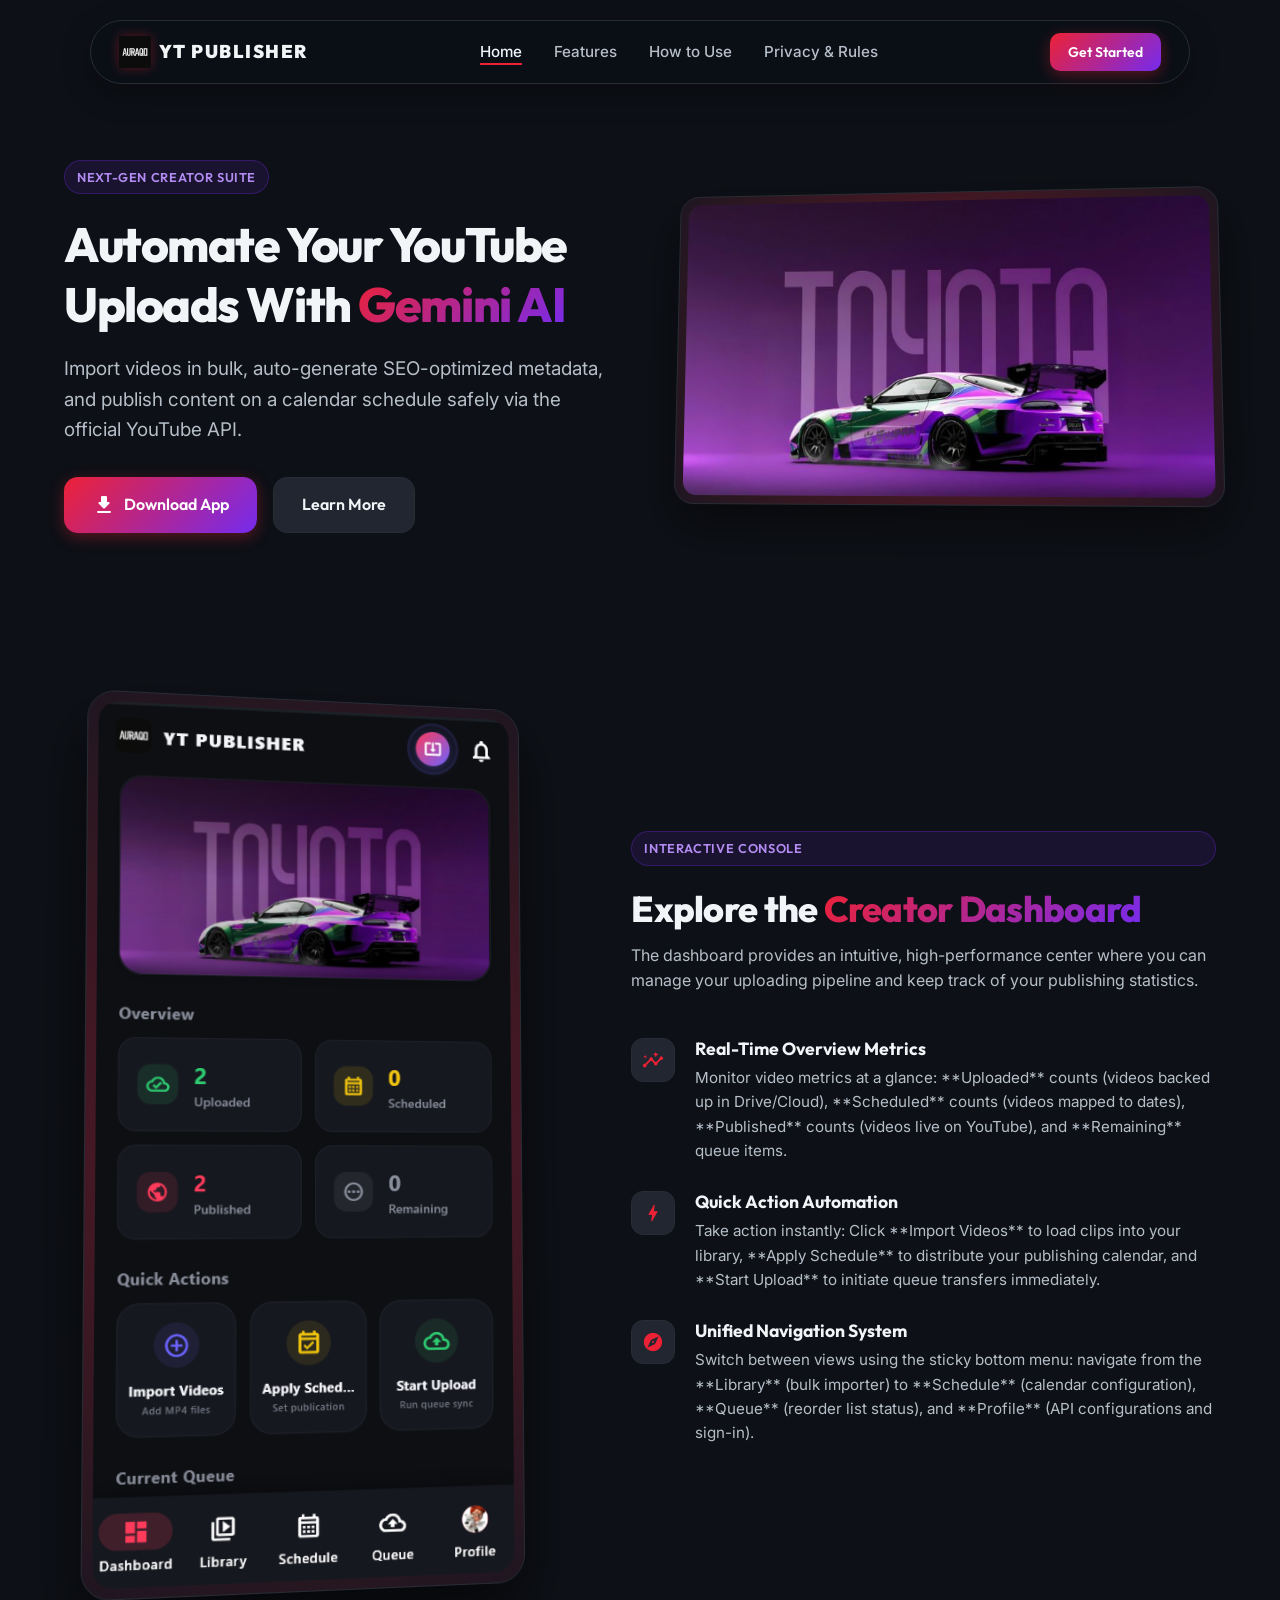
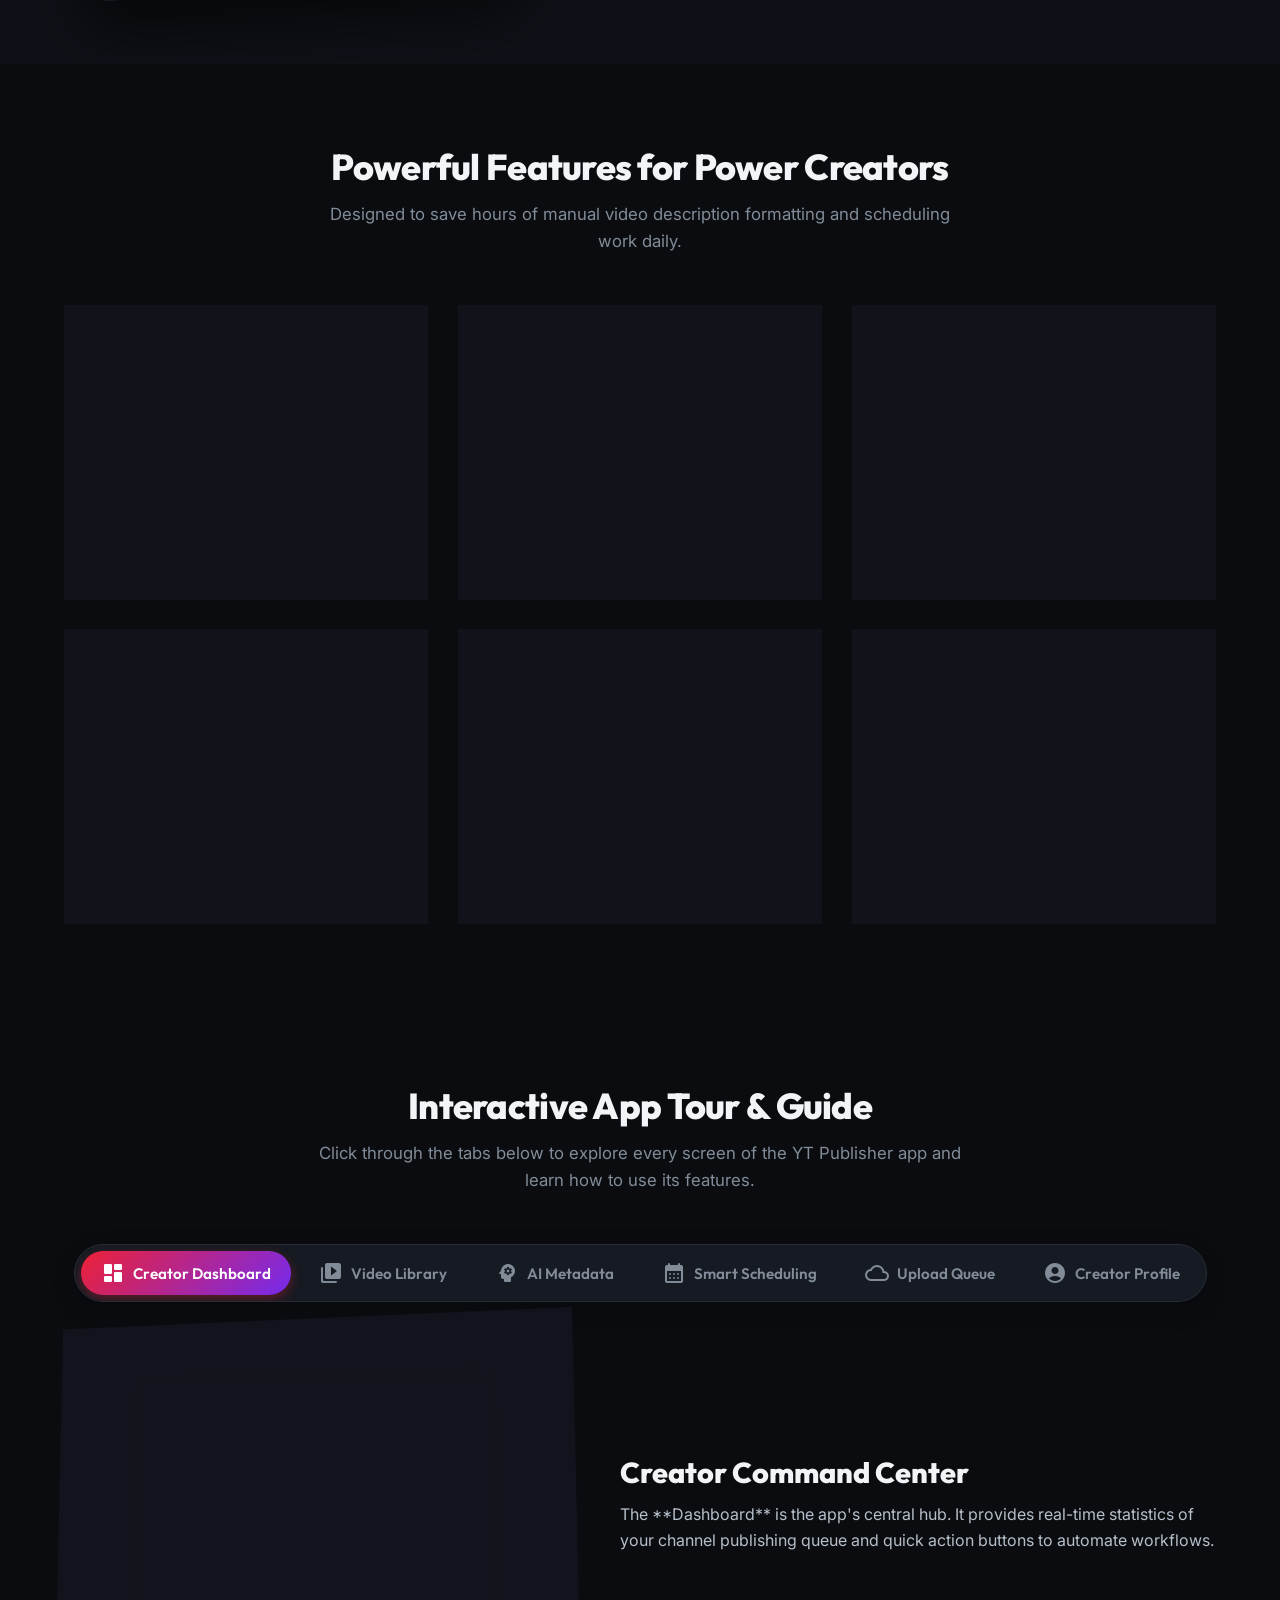
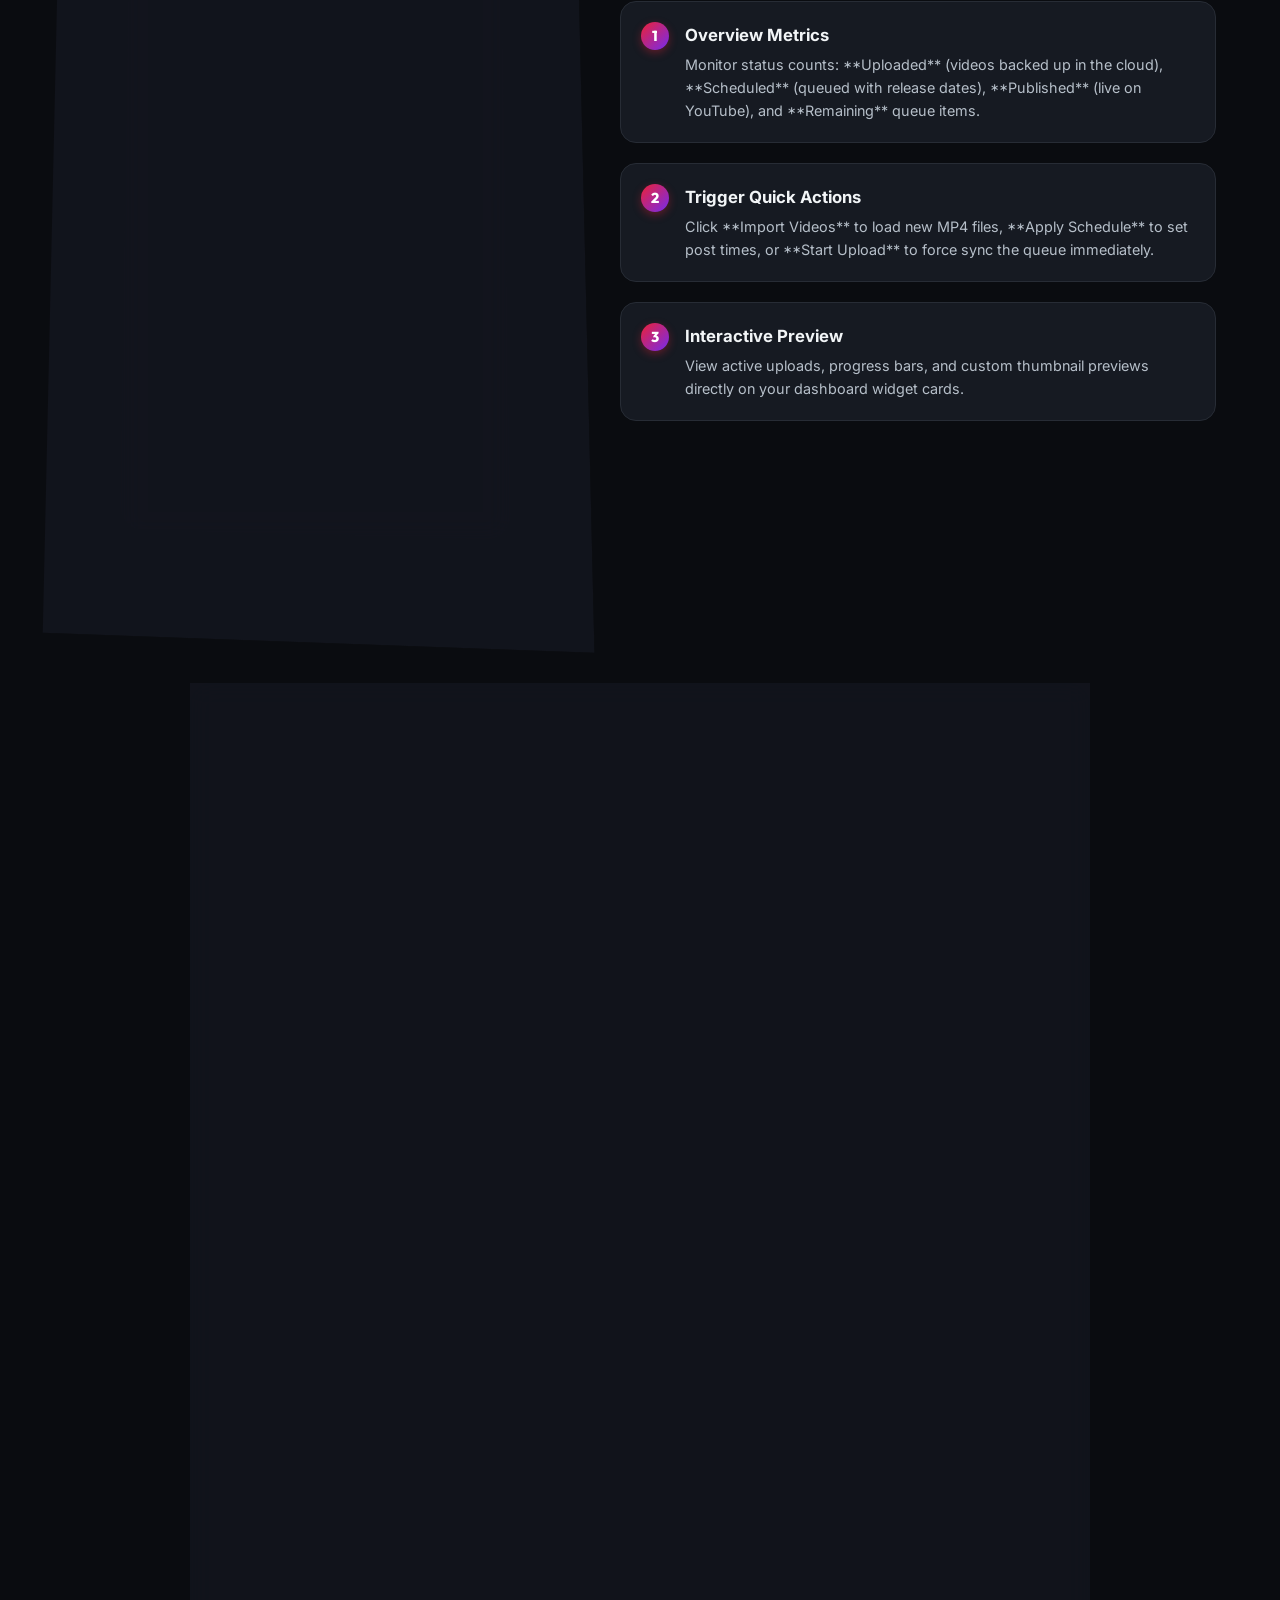
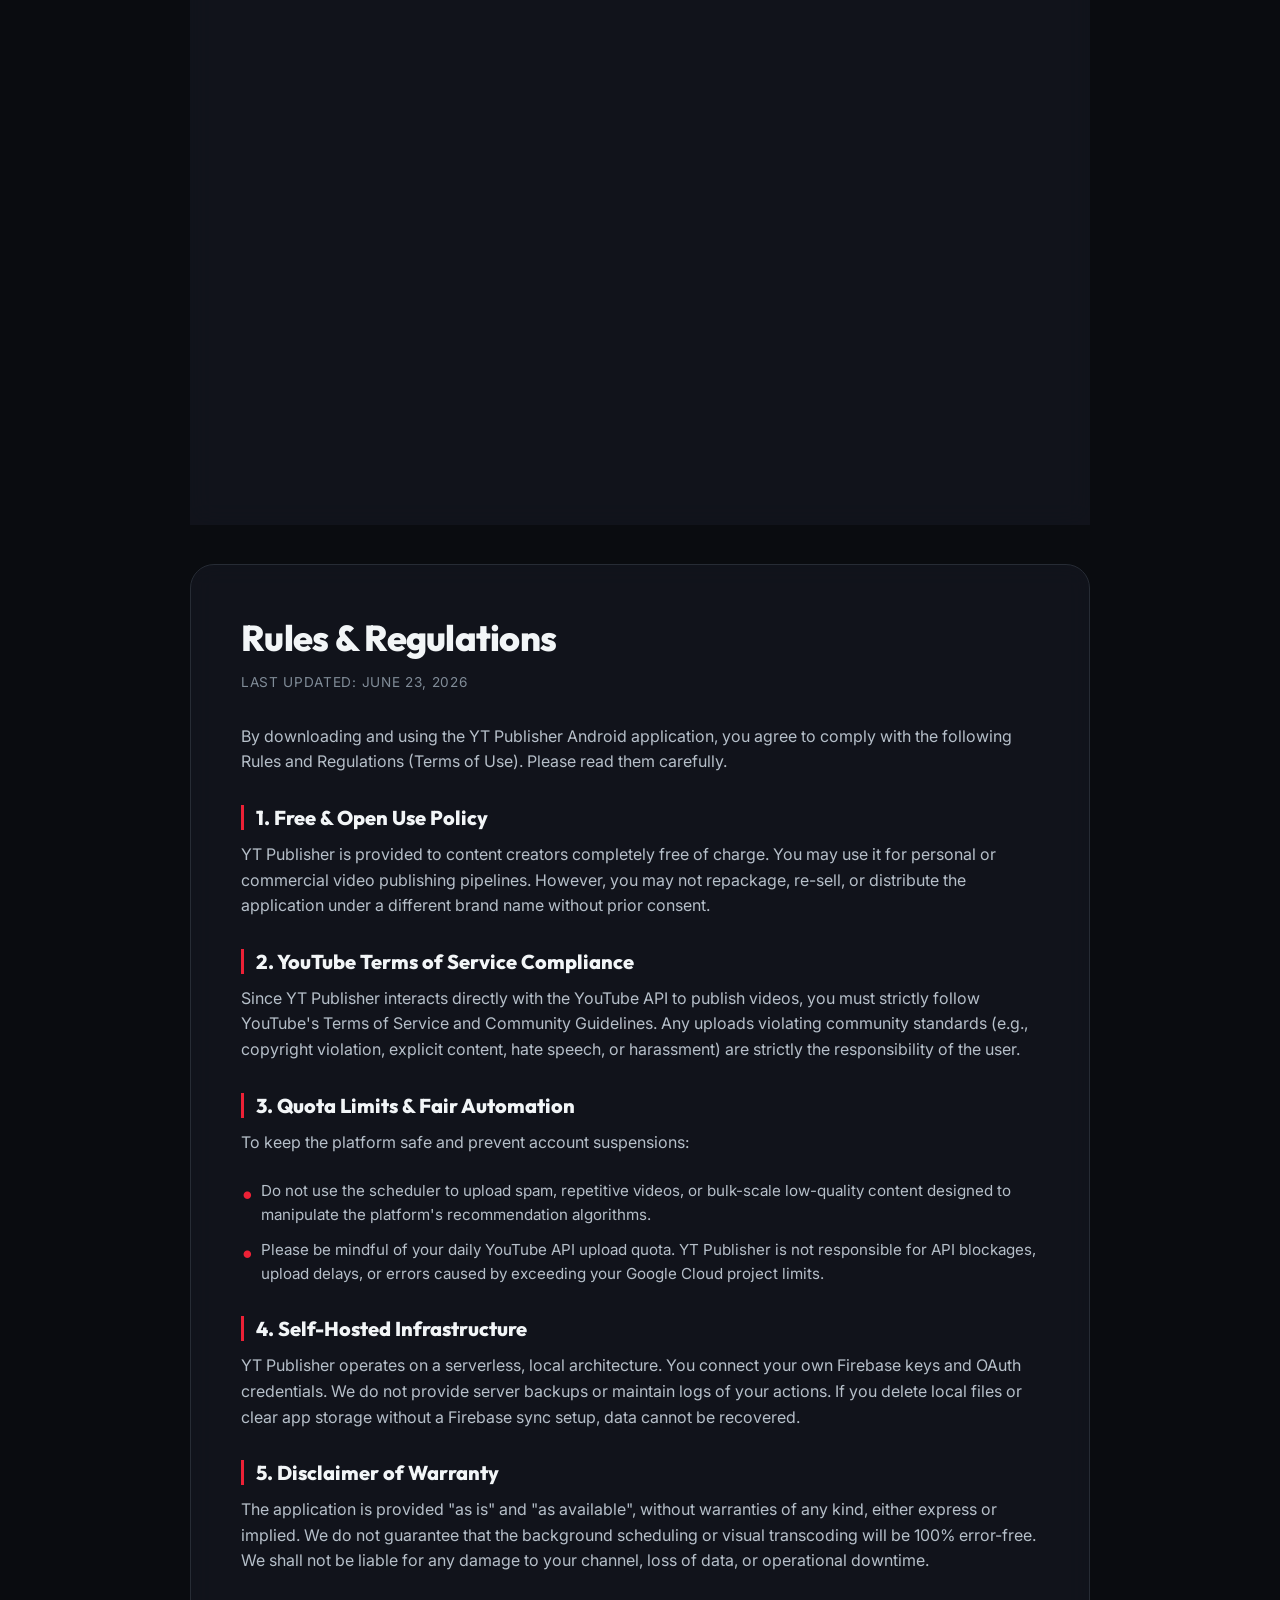
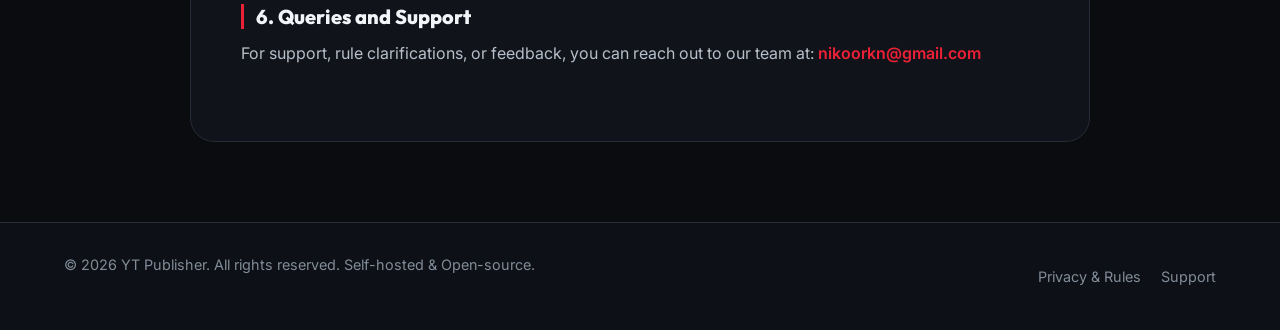
<file: index.html>
<!DOCTYPE html>
<html lang="en">
<head>
    <meta charset="UTF-8">
    <meta name="viewport" content="width=device-width, initial-scale=1.0">
    <title>YT Publisher - YouTube Scheduling & AI Metadata Automation</title>
    <meta name="description" content="Organize videos, generate viral metadata with Gemini AI, and schedule automated publishing on YouTube. Open-source, self-hosted, and secure.">
    <!-- Google Fonts -->
    <link rel="preconnect" href="https://fonts.googleapis.com">
    <link rel="preconnect" href="https://fonts.gstatic.com" crossorigin>
    <link href="https://fonts.googleapis.com/css2?family=Outfit:wght@300;400;600;800;900&family=Inter:wght@300;400;500;600;700&display=swap" rel="stylesheet">
    <link rel="stylesheet" href="style.css">
    <!-- Icons -->
    <link href="https://fonts.googleapis.com/icon?family=Material+Icons+Round" rel="stylesheet">
</head>
<body>
    <!-- Navbar -->
    <header class="navbar-container">
        <nav class="navbar" id="navbar">
            <div class="nav-logo">
                <img src="assets/Gemini_Generated_Image_sib3l9sib3l9sib3.png" alt="YT Publisher Logo" class="logo-img">
                <span class="logo-text">YT PUBLISHER</span>
            </div>
            <ul class="nav-links">
                <li><a href="#home" class="nav-link active" id="link-home">Home</a></li>
                <li><a href="#features" class="nav-link" id="link-features">Features</a></li>
                <li><a href="#how-to-use" class="nav-link" id="link-use">How to Use</a></li>
                <li><a href="privacy.html" class="nav-link" id="link-privacy">Privacy & Rules</a></li>
            </ul>
            <div class="nav-cta">
                <a href="#how-to-use" class="btn btn-primary btn-sm">Get Started</a>
            </div>
        </nav>
    </header>

    <!-- Main Content -->
    <main>
        <!-- Hero Section -->
        <section id="home" class="hero-section">
            <div class="container hero-container">
                <div class="hero-content">
                    <span class="badge">Next-Gen Creator Suite</span>
                    <h1>Automate Your YouTube Uploads With <span class="gradient-text">Gemini AI</span></h1>
                    <p class="lead">Import videos in bulk, auto-generate SEO-optimized metadata, and publish content on a calendar schedule safely via the official YouTube API.</p>
                    <div class="hero-actions">
                        <a href="https://drive.google.com/file/d/1zyiqttEYx2n12Xcx6l-mSjVEwH_98gvE/view?usp=drivesdk" class="btn btn-primary" target="_blank" rel="noopener noreferrer">
                            <span class="material-icons-round btn-icon">download</span> Download App
                        </a>
                        <a href="#features" class="btn btn-secondary">Learn More</a>
                    </div>
                </div>
                <div class="hero-image-wrapper">
                    <div class="glass-card mockup-card">
                        <img src="assets/images/ef848f8959f15e4315b62325ba00d4bd.jpg" alt="YT Publisher Dashboard Preview" class="mockup-img" id="mockup-preview">
                        <div class="glow-effect"></div>
                    </div>
                </div>
            </div>
        </section>

        <!-- Dashboard Showcase Section -->
        <section id="dashboard-showcase" class="showcase-section">
            <div class="container showcase-container">
                <div class="showcase-image-wrapper">
                    <div class="glass-card showcase-card">
                        <img src="assets/images/Screenshot%202026-06-23%20140153.png" alt="YT Publisher Dashboard Simulator Screenshot" class="showcase-img" id="showcase-preview-img">
                        <div class="glow-effect"></div>
                    </div>
                </div>
                <div class="showcase-content">
                    <span class="badge badge-purple">Interactive Console</span>
                    <h2>Explore the <span class="gradient-text">Creator Dashboard</span></h2>
                    <p class="lead">The dashboard provides an intuitive, high-performance center where you can manage your uploading pipeline and keep track of your publishing statistics.</p>
                    
                    <div class="showcase-details">
                        <div class="detail-item">
                            <div class="detail-icon-box">
                                <span class="material-icons-round">insights</span>
                            </div>
                            <div class="detail-text">
                                <h4>Real-Time Overview Metrics</h4>
                                <p>Monitor video metrics at a glance: **Uploaded** counts (videos backed up in Drive/Cloud), **Scheduled** counts (videos mapped to dates), **Published** counts (videos live on YouTube), and **Remaining** queue items.</p>
                            </div>
                        </div>
                        <div class="detail-item">
                            <div class="detail-icon-box">
                                <span class="material-icons-round">bolt</span>
                            </div>
                            <div class="detail-text">
                                <h4>Quick Action Automation</h4>
                                <p>Take action instantly: Click **Import Videos** to load clips into your library, **Apply Schedule** to distribute your publishing calendar, and **Start Upload** to initiate queue transfers immediately.</p>
                            </div>
                        </div>
                        <div class="detail-item">
                            <div class="detail-icon-box">
                                <span class="material-icons-round">explore</span>
                            </div>
                            <div class="detail-text">
                                <h4>Unified Navigation System</h4>
                                <p>Switch between views using the sticky bottom menu: navigate from the **Library** (bulk importer) to **Schedule** (calendar configuration), **Queue** (reorder list status), and **Profile** (API configurations and sign-in).</p>
                            </div>
                        </div>
                    </div>
                </div>
            </div>
        </section>

        <!-- Features Section -->
        <section id="features" class="features-section">
            <div class="container">
                <div class="section-header">
                    <h2>Powerful Features for Power Creators</h2>
                    <p>Designed to save hours of manual video description formatting and scheduling work daily.</p>
                </div>
                <div class="features-grid">
                    <div class="feature-card glass-card" id="feat-1">
                        <div class="feature-icon-wrapper">
                            <span class="material-icons-round icon-red">cloud_upload</span>
                        </div>
                        <h3>Bulk Video Import</h3>
                        <p>Drag and drop multiple video files, select a folder, or batch import clips instantly with full size and metadata pre-checks.</p>
                    </div>
                    <div class="feature-card glass-card" id="feat-2">
                        <div class="feature-icon-wrapper">
                            <span class="material-icons-round icon-blue">psychology</span>
                        </div>
                        <h3>Gemini AI Content Engine</h3>
                        <p>Upload video files to Gemini for automatic deep visual analysis. Generate SEO titles, structured descriptions, tags, and suggested thumbnail texts.</p>
                    </div>
                    <div class="feature-card glass-card" id="feat-3">
                        <div class="feature-icon-wrapper">
                            <span class="material-icons-round icon-purple">calendar_today</span>
                        </div>
                        <h3>Smart Auto-Scheduling</h3>
                        <p>Distribute uploads up to 90 days out. Set standard intervals (daily/weekly) or create custom upload cadences and publish slots.</p>
                    </div>
                    <div class="feature-card glass-card" id="feat-4">
                        <div class="feature-icon-wrapper">
                            <span class="material-icons-round icon-green">lock</span>
                        </div>
                        <h3>Google OAuth Secure Auth</h3>
                        <p>Log in securely using Google OAuth directly on your device. Authenticate and upload to YouTube and back up to Google Drive without leaving the app.</p>
                    </div>
                    <div class="feature-card glass-card" id="feat-5">
                        <div class="feature-icon-wrapper">
                            <span class="material-icons-round icon-yellow">cloud_sync</span>
                        </div>
                        <h3>Multi-Device Sync</h3>
                        <p>Dual-write architecture mirrors configurations securely to Firebase Firestore, allowing real-time dashboard status tracking across devices.</p>
                    </div>
                    <div class="feature-card glass-card" id="feat-6">
                        <div class="feature-icon-wrapper">
                            <span class="material-icons-round icon-red">video_settings</span>
                        </div>
                        <h3>Landscape Shorts Transcoder</h3>
                        <p>Videos under 60 seconds detected as landscape are automatically transcoded to square (1:1 aspect ratio) with black borders via FFmpeg before publishing.</p>
                    </div>
                </div>
            </div>
        </section>

        <!-- How To Use / Interactive App Tour Section -->
        <section id="how-to-use" class="tour-section">
            <div class="container">
                <div class="section-header">
                    <h2>Interactive App Tour & Guide</h2>
                    <p>Click through the tabs below to explore every screen of the YT Publisher app and learn how to use its features.</p>
                </div>
                
                <!-- Tab Buttons -->
                <div class="tour-tabs-container">
                    <div class="tour-tabs">
                        <button class="tab-btn active" data-tab="dashboard">
                            <span class="material-icons-round tab-icon">dashboard</span>
                            Creator Dashboard
                        </button>
                        <button class="tab-btn" data-tab="library">
                            <span class="material-icons-round tab-icon">video_library</span>
                            Video Library
                        </button>
                        <button class="tab-btn" data-tab="metadata">
                            <span class="material-icons-round tab-icon">psychology</span>
                            AI Metadata
                        </button>
                        <button class="tab-btn" data-tab="schedule">
                            <span class="material-icons-round tab-icon">calendar_month</span>
                            Smart Scheduling
                        </button>
                        <button class="tab-btn" data-tab="queue">
                            <span class="material-icons-round tab-icon">cloud_queue</span>
                            Upload Queue
                        </button>
                        <button class="tab-btn" data-tab="profile">
                            <span class="material-icons-round tab-icon">account_circle</span>
                            Creator Profile
                        </button>
                    </div>
                </div>

                <!-- Tab Panes -->
                <div class="tour-panes">
                    <!-- Tab Pane 0: Creator Dashboard -->
                    <div class="tour-pane active" id="pane-dashboard">
                        <div class="pane-grid">
                            <div class="pane-image-wrapper">
                                <div class="glass-card pane-card">
                                    <img src="assets/images/Screenshot%202026-06-23%20140153.png" alt="Creator Dashboard Screen" class="pane-img">
                                    <div class="glow-effect"></div>
                                </div>
                            </div>
                            <div class="pane-content">
                                <h3>Creator Command Center</h3>
                                <p class="lead">The **Dashboard** is the app's central hub. It provides real-time statistics of your channel publishing queue and quick action buttons to automate workflows.</p>
                                
                                <div class="guide-steps">
                                    <div class="step-card">
                                        <span class="step-num">1</span>
                                        <div>
                                            <h5>Overview Metrics</h5>
                                            <p>Monitor status counts: **Uploaded** (videos backed up in the cloud), **Scheduled** (queued with release dates), **Published** (live on YouTube), and **Remaining** queue items.</p>
                                        </div>
                                    </div>
                                    <div class="step-card">
                                        <span class="step-num">2</span>
                                        <div>
                                            <h5>Trigger Quick Actions</h5>
                                            <p>Click **Import Videos** to load new MP4 files, **Apply Schedule** to set post times, or **Start Upload** to force sync the queue immediately.</p>
                                        </div>
                                    </div>
                                    <div class="step-card">
                                        <span class="step-num">3</span>
                                        <div>
                                            <h5>Interactive Preview</h5>
                                            <p>View active uploads, progress bars, and custom thumbnail previews directly on your dashboard widget cards.</p>
                                        </div>
                                    </div>
                                </div>
                            </div>
                        </div>
                    </div>

                    <!-- Tab Pane 1: Video Library -->
                    <div class="tour-pane" id="pane-library">
                        <div class="pane-grid">
                            <div class="pane-image-wrapper">
                                <div class="glass-card pane-card">
                                    <img src="assets/images/Screenshot%202026-06-22%20193754.png" alt="Video Library Screen" class="pane-img">
                                    <div class="glow-effect"></div>
                                </div>
                            </div>
                            <div class="pane-content">
                                <h3>Manage Your Video Catalog</h3>
                                <p class="lead">The **Video Library** serves as your local media vault. It keeps track of raw MP4 uploads and displays key properties at a glance.</p>
                                
                                <div class="guide-steps">
                                    <div class="step-card">
                                        <span class="step-num">1</span>
                                        <div>
                                            <h5>Import Clips</h5>
                                            <p>Click the **"+" icon** in the top right to import one or multiple video files from your hard drive.</p>
                                        </div>
                                    </div>
                                    <div class="step-card">
                                        <span class="step-num">2</span>
                                        <div>
                                            <h5>Format Auto-Detection</h5>
                                            <p>The app automatically parses video resolutions and durations, highlighting files under 60 seconds with a red **SHORTS** badge.</p>
                                        </div>
                                    </div>
                                    <div class="step-card">
                                        <span class="step-num">3</span>
                                        <div>
                                            <h5>Search & Filter</h5>
                                            <p>Use the search bar to locate files or toggle list/grid layouts to clean up your dashboard.</p>
                                        </div>
                                    </div>
                                </div>
                            </div>
                        </div>
                    </div>

                    <!-- Tab Pane 2: AI Metadata -->
                    <div class="tour-pane" id="pane-metadata">
                        <div class="pane-grid">
                            <div class="pane-image-wrapper">
                                <div class="glass-card pane-card">
                                    <img src="assets/images/Screenshot%202026-06-22%20195625.png" alt="AI Metadata Editor Modal" class="pane-img">
                                    <div class="glow-effect"></div>
                                </div>
                            </div>
                            <div class="pane-content">
                                <h3>AI-Powered Metadata Editor</h3>
                                <p class="lead">Draft search-optimized titles, hashtags, and descriptions using Gemini's visual analysis models.</p>
                                
                                <div class="guide-steps">
                                    <div class="step-card">
                                        <span class="step-num">1</span>
                                        <div>
                                            <h5>Generate SEO Fields</h5>
                                            <p>Click the purple **"Generate AI Details"** button. The app streams your video to Gemini to generate context-specific descriptions.</p>
                                        </div>
                                    </div>
                                    <div class="step-card">
                                        <span class="step-num">2</span>
                                        <div>
                                            <h5>Adjust Visibility Settings</h5>
                                            <p>Change your publication settings (Private, Public, Unlisted) and declared age-restrictions inside custom dropdown menus.</p>
                                        </div>
                                    </div>
                                    <div class="step-card">
                                        <span class="step-num">3</span>
                                        <div>
                                            <h5>Custom Thumbnail Upload</h5>
                                            <p>Upload a custom image thumbnail using the file picker to override YouTube's auto-generated frames.</p>
                                        </div>
                                    </div>
                                </div>
                            </div>
                        </div>
                    </div>

                    <!-- Tab Pane 3: Smart Scheduling -->
                    <div class="tour-pane" id="pane-schedule">
                        <div class="pane-grid">
                            <div class="pane-image-wrapper">
                                <div class="glass-card pane-card">
                                    <img src="assets/images/Screenshot%202026-06-22%20193856.png" alt="Schedule Configuration Screen" class="pane-img">
                                    <div class="glow-effect"></div>
                                </div>
                            </div>
                            <div class="pane-content">
                                <h3>Automate Upload Timelines</h3>
                                <p class="lead">Distribute publication dates up to 90 days out based on custom cadences and targeted upload times.</p>
                                
                                <div class="guide-steps">
                                    <div class="step-card">
                                        <span class="step-num">1</span>
                                        <div>
                                            <h5>Define Start Date & Time</h5>
                                            <p>Choose the date to start publishing and standard time slots (e.g. 11:00 PM) for your posts.</p>
                                        </div>
                                    </div>
                                    <div class="step-card">
                                        <span class="step-num">2</span>
                                        <div>
                                            <h5>Select Publishing Cadence</h5>
                                            <p>Pick **Daily** (1 clip per day), **Weekly**, or **Custom Intervals** (e.g. 1 clip every 3 days).</p>
                                        </div>
                                    </div>
                                    <div class="step-card">
                                        <span class="step-num">3</span>
                                        <div>
                                            <h5>Preview Release Calendar</h5>
                                            <p>Review the calculated schedule slots under **Schedule Preview** and click Apply to commit the dates.</p>
                                        </div>
                                    </div>
                                </div>
                            </div>
                        </div>
                    </div>

                    <!-- Tab Pane 4: Upload Queue -->
                    <div class="tour-pane" id="pane-queue">
                        <div class="pane-grid">
                            <div class="pane-image-wrapper">
                                <div class="glass-card pane-card">
                                    <img src="assets/images/Screenshot%202026-06-22%20193909.png" alt="Upload Queue Screen" class="pane-img">
                                    <div class="glow-effect"></div>
                                </div>
                            </div>
                            <div class="pane-content">
                                <h3>Manage Active Publishing</h3>
                                <p class="lead">Control the background auto-upload loop, review publication statuses, and view recent history logs.</p>
                                
                                <div class="guide-steps">
                                    <div class="step-card">
                                        <span class="step-num">1</span>
                                        <div>
                                            <h5>Toggle Background Worker</h5>
                                            <p>Turn on the **Background Publisher** toggle switch. The background uploader will start checking for due slots every 1 minute.</p>
                                        </div>
                                    </div>
                                    <div class="step-card">
                                        <span class="step-num">2</span>
                                        <div>
                                            <h5>Force Publishing</h5>
                                            <p>Click the **"⚡ Next"** button to force-publish the next due video immediately, overriding the timer.</p>
                                        </div>
                                    </div>
                                    <div class="step-card">
                                        <span class="step-num">3</span>
                                        <div>
                                            <h5>Historical Performance Log</h5>
                                            <p>Track uploads under **Recently Published** to confirm successful video IDs and upload timestamps.</p>
                                        </div>
                                    </div>
                                </div>
                            </div>
                        </div>
                    </div>

                    <!-- Tab Pane 5: Creator Profile -->
                    <div class="tour-pane" id="pane-profile">
                        <div class="pane-grid">
                            <div class="pane-image-wrapper">
                                <div class="glass-card pane-card">
                                    <img src="assets/images/Screenshot%202026-06-22%20193917.png" alt="Creator Profile Screen" class="pane-img">
                                    <div class="glow-effect"></div>
                                </div>
                            </div>
                            <div class="pane-content">
                                <h3>Channel Statistics & Setup</h3>
                                <p class="lead">Verify connected Google OAuth accounts, select active AI engines, and view YouTube stats.</p>
                                
                                <div class="guide-steps">
                                    <div class="step-card">
                                        <span class="step-num">1</span>
                                        <div>
                                            <h5>Channel Health Dashboard</h5>
                                            <p>View real-time subscriber counts, view milestones, and total published videos synced from YouTube APIs.</p>
                                        </div>
                                    </div>
                                    <div class="step-card">
                                        <span class="step-num">2</span>
                                        <div>
                                            <h5>Configure AI Models</h5>
                                            <p>Select your default translation engine (**Gemini** vs **OpenRouter**) and monitor credentials connection status.</p>
                                        </div>
                                    </div>
                                    <div class="step-card">
                                        <span class="step-num">3</span>
                                        <div>
                                            <h5>Disconnect Management</h5>
                                            <p>Safely disconnect accounts. Tap **"Disconnect"** to remove tokens and wipe localized database caches instantly.</p>
                                        </div>
                                    </div>
                                </div>
                            </div>
                        </div>
                    </div>
                </div>
            </div>
        </section>

        <!-- Privacy Policy & Rules Section -->
        <section id="privacy" class="privacy-section">
            <div class="container legal-container">
                <!-- Privacy Policy Card -->
                <div class="glass-card privacy-card">
                    <h2>Privacy Policy for YT Publisher</h2>
                    <p class="update-date">Last Updated: June 23, 2026</p>
                    <div class="privacy-content">
                        <p>YT Publisher ("we", "our", or "us") operates the YT Publisher Android application. This application is completely free of charge. This policy details how our application handles, transfers, and secures user data, particularly Google User Data, when you connect your accounts.</p>
                        
                        <h3>1. Google API Scope Usage & Purpose</h3>
                        <p>YT Publisher requests access to specific Google OAuth scopes to automate creators' content publishing flows. We strictly use these scopes for the following functionalities:</p>
                        <ul>
                            <li>
                                <strong>https://www.googleapis.com/auth/youtube.upload</strong>: Used solely to stream video files from your local storage and upload them directly to your YouTube channel as scheduled.
                            </li>
                            <li>
                                <strong>https://www.googleapis.com/auth/youtube.readonly</strong>: Used to retrieve channel analytics statistics (subscribers, views, video counts, and profile avatar) displayed in your private user dashboard.
                            </li>
                            <li>
                                <strong>https://www.googleapis.com/auth/drive.file</strong>: Used to upload backups of video files to a designated folder in your own Google Drive storage. This ensures if local files are deleted, the background scheduler can fetch them from the cloud to prevent publication failures.
                            </li>
                        </ul>

                        <h3>2. Data Processing and Local Storage</h3>
                        <p>We believe in absolute data privacy. All operations are processed locally and securely:</p>
                        <ul>
                            <li><strong>Free & Ad-Free</strong>: The app is developed to be 100% free of cost, with no hidden subscriptions, in-app purchases, or ads.</li>
                            <li><strong>Tokens & Keys</strong>: Your OAuth tokens, refresh keys, and Gemini AI API keys are stored locally on your Android device in secure, encrypted SharedPreferences storage.</li>
                            <li><strong>No External Databases</strong>: YT Publisher does NOT upload, store, or transmit your private credentials, tokens, or video files to any third-party developer servers. All REST API requests are sent directly between your device and official Google endpoints.</li>
                            <li><strong>Cloud Syncing</strong>: Local configuration parameters (like video names and schedules) can be mirrored optionally to your personal private Firebase Firestore document which is protected by secure user authentication rules.</li>
                        </ul>

                        <h3>3. Data Sharing & Third-Party Disclosure</h3>
                        <p>We do not share, sell, distribute, or transfer any Google user data, API keys, or video assets to any third parties. All data remains inside your own private ecosystem (your device, your YouTube channel, and your Google Drive storage).</p>

                        <h3>4. Data Deletion & Account Disconnection</h3>
                        <p>You can revoke access to the application at any time. Clicking the **Disconnect** button inside the app settings immediately purges all local databases, cached Google tokens, and session details from your device's memory. You can also revoke access permanently through your Google Account Security Settings page.</p>

                        <h3>5. Contact Details</h3>
                        <p>If you have any questions regarding this Privacy Policy or Google API Scope usage, please contact us at: <a href="mailto:nikoorkn@gmail.com" class="contact-email">nikoorkn@gmail.com</a></p>
                    </div>
                </div>

                <!-- Rules & Regulations Card -->
                <div class="glass-card privacy-card">
                    <h2>Rules & Regulations</h2>
                    <p class="update-date">Last Updated: June 23, 2026</p>
                    <div class="privacy-content">
                        <p>By downloading and using the YT Publisher Android application, you agree to comply with the following Rules and Regulations (Terms of Use). Please read them carefully.</p>
                        
                        <h3>1. Free & Open Use Policy</h3>
                        <p>YT Publisher is provided to content creators completely free of charge. You may use it for personal or commercial video publishing pipelines. However, you may not repackage, re-sell, or distribute the application under a different brand name without prior consent.</p>

                        <h3>2. YouTube Terms of Service Compliance</h3>
                        <p>Since YT Publisher interacts directly with the YouTube API to publish videos, you must strictly follow YouTube's Terms of Service and Community Guidelines. Any uploads violating community standards (e.g., copyright violation, explicit content, hate speech, or harassment) are strictly the responsibility of the user.</p>

                        <h3>3. Quota Limits & Fair Automation</h3>
                        <p>To keep the platform safe and prevent account suspensions:</p>
                        <ul>
                            <li>Do not use the scheduler to upload spam, repetitive videos, or bulk-scale low-quality content designed to manipulate the platform's recommendation algorithms.</li>
                            <li>Please be mindful of your daily YouTube API upload quota. YT Publisher is not responsible for API blockages, upload delays, or errors caused by exceeding your Google Cloud project limits.</li>
                        </ul>

                        <h3>4. Self-Hosted Infrastructure</h3>
                        <p>YT Publisher operates on a serverless, local architecture. You connect your own Firebase keys and OAuth credentials. We do not provide server backups or maintain logs of your actions. If you delete local files or clear app storage without a Firebase sync setup, data cannot be recovered.</p>

                        <h3>5. Disclaimer of Warranty</h3>
                        <p>The application is provided "as is" and "as available", without warranties of any kind, either express or implied. We do not guarantee that the background scheduling or visual transcoding will be 100% error-free. We shall not be liable for any damage to your channel, loss of data, or operational downtime.</p>

                        <h3>6. Queries and Support</h3>
                        <p>For support, rule clarifications, or feedback, you can reach out to our team at: <a href="mailto:nikoorkn@gmail.com" class="contact-email">nikoorkn@gmail.com</a></p>
                    </div>
                </div>
            </div>
        </section>
    </main>

    <!-- Footer -->
    <footer class="footer">
        <div class="container footer-container">
            <p>&copy; 2026 YT Publisher. All rights reserved. Self-hosted & Open-source.</p>
            <div class="footer-links">
                <a href="privacy.html">Privacy & Rules</a>
                <a href="#how-to-use">Support</a>
            </div>
        </div>
    </footer>

    <script src="script.js"></script>
</body>
</html>
</file>
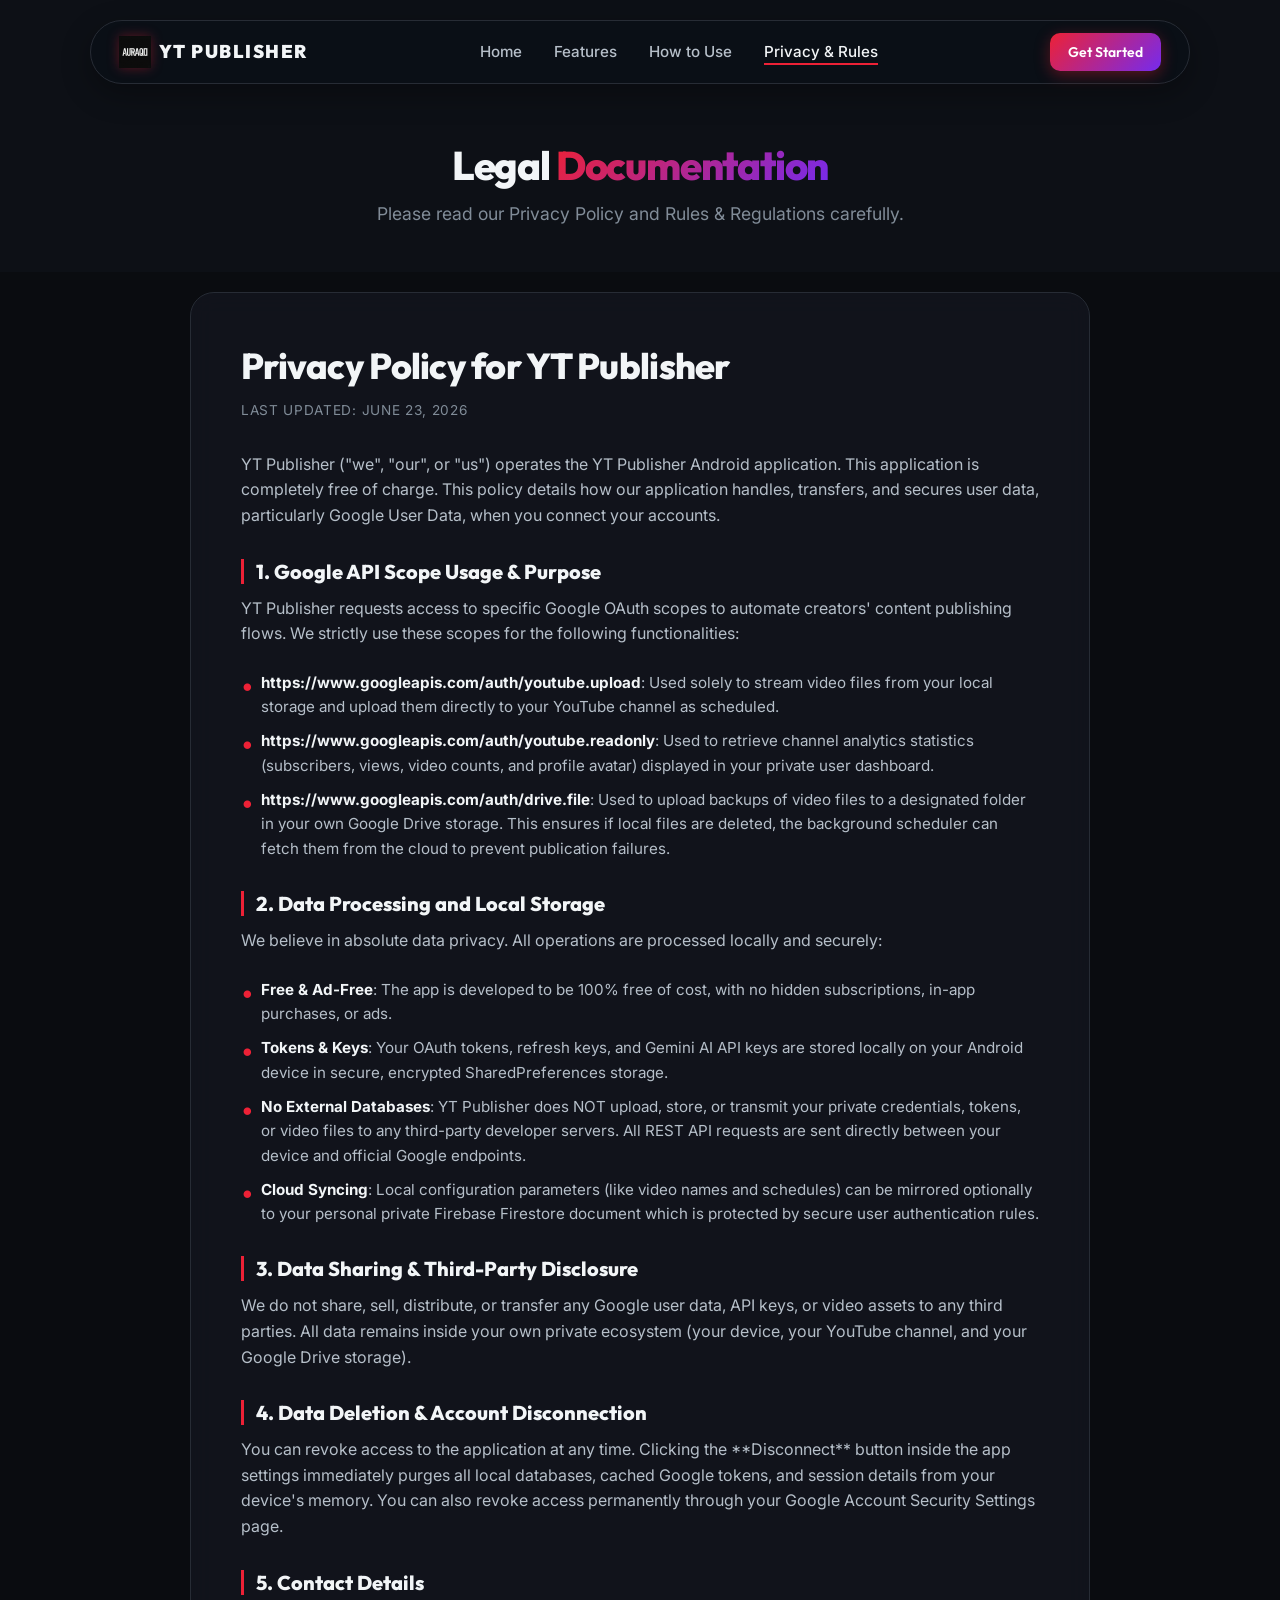
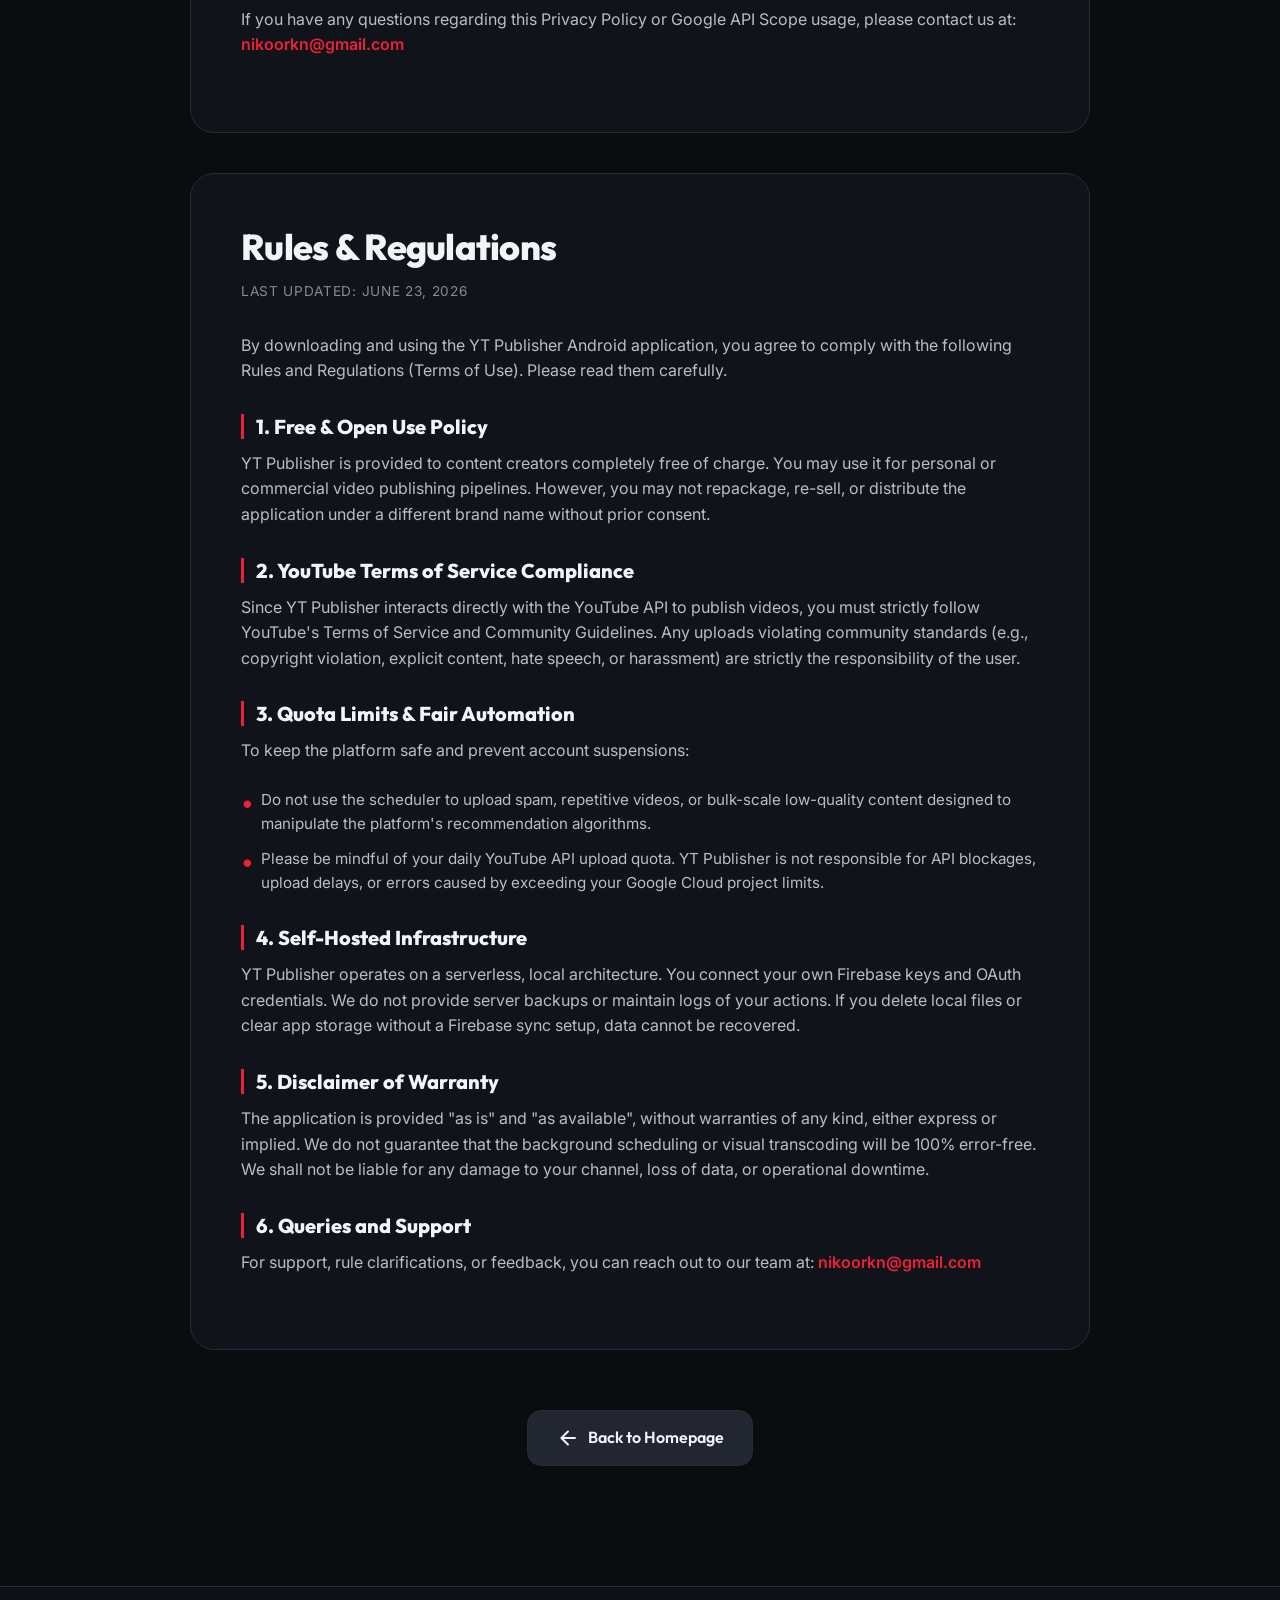
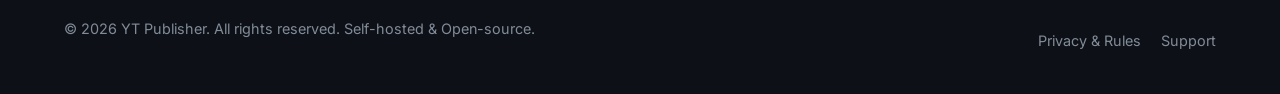
<file: privacy.html>
<!DOCTYPE html>
<html lang="en">
<head>
    <meta charset="UTF-8">
    <meta name="viewport" content="width=device-width, initial-scale=1.0">
    <title>Privacy Policy & Terms - YT Publisher</title>
    <meta name="description" content="Privacy Policy and Rules & Regulations for YT Publisher, an automated YouTube scheduling and AI metadata app.">
    <!-- Google Fonts -->
    <link rel="preconnect" href="https://fonts.googleapis.com">
    <link rel="preconnect" href="https://fonts.gstatic.com" crossorigin>
    <link href="https://fonts.googleapis.com/css2?family=Outfit:wght@300;400;600;800;900&family=Inter:wght@300;400;500;600;700&display=swap" rel="stylesheet">
    <link rel="stylesheet" href="style.css">
    <!-- Icons -->
    <link href="https://fonts.googleapis.com/icon?family=Material+Icons+Round" rel="stylesheet">
    <style>
        .privacy-page-header {
            padding-top: 140px;
            padding-bottom: 20px;
            text-align: center;
        }
        .privacy-page-header h1 {
            font-size: 2.5rem;
            margin-bottom: 10px;
        }
        .privacy-page-header p {
            color: var(--text-muted);
            font-size: 1.1rem;
        }
        .back-home-btn {
            margin-top: 20px;
        }
    </style>
</head>
<body>
    <!-- Navbar -->
    <header class="navbar-container">
        <nav class="navbar" id="navbar">
            <div class="nav-logo">
                <img src="assets/Gemini_Generated_Image_sib3l9sib3l9sib3.png" alt="YT Publisher Logo" class="logo-img">
                <span class="logo-text">YT PUBLISHER</span>
            </div>
            <ul class="nav-links">
                <li><a href="index.html#home" class="nav-link" id="link-home">Home</a></li>
                <li><a href="index.html#features" class="nav-link" id="link-features">Features</a></li>
                <li><a href="index.html#how-to-use" class="nav-link" id="link-use">How to Use</a></li>
                <li><a href="privacy.html" class="nav-link active" id="link-privacy">Privacy & Rules</a></li>
            </ul>
            <div class="nav-cta">
                <a href="index.html#how-to-use" class="btn btn-primary btn-sm">Get Started</a>
            </div>
        </nav>
    </header>

    <!-- Main Content -->
    <main>
        <!-- Header Section -->
        <section class="privacy-page-header">
            <div class="container">
                <h1>Legal <span class="gradient-text">Documentation</span></h1>
                <p>Please read our Privacy Policy and Rules & Regulations carefully.</p>
            </div>
        </section>

        <!-- Privacy Policy & Rules Section -->
        <section id="privacy" class="privacy-section" style="padding-top: 20px;">
            <div class="container legal-container">
                <!-- Privacy Policy Card -->
                <div class="glass-card privacy-card">
                    <h2>Privacy Policy for YT Publisher</h2>
                    <p class="update-date">Last Updated: June 23, 2026</p>
                    <div class="privacy-content">
                        <p>YT Publisher ("we", "our", or "us") operates the YT Publisher Android application. This application is completely free of charge. This policy details how our application handles, transfers, and secures user data, particularly Google User Data, when you connect your accounts.</p>
                        
                        <h3>1. Google API Scope Usage & Purpose</h3>
                        <p>YT Publisher requests access to specific Google OAuth scopes to automate creators' content publishing flows. We strictly use these scopes for the following functionalities:</p>
                        <ul>
                            <li>
                                <strong>https://www.googleapis.com/auth/youtube.upload</strong>: Used solely to stream video files from your local storage and upload them directly to your YouTube channel as scheduled.
                            </li>
                            <li>
                                <strong>https://www.googleapis.com/auth/youtube.readonly</strong>: Used to retrieve channel analytics statistics (subscribers, views, video counts, and profile avatar) displayed in your private user dashboard.
                            </li>
                            <li>
                                <strong>https://www.googleapis.com/auth/drive.file</strong>: Used to upload backups of video files to a designated folder in your own Google Drive storage. This ensures if local files are deleted, the background scheduler can fetch them from the cloud to prevent publication failures.
                            </li>
                        </ul>

                        <h3>2. Data Processing and Local Storage</h3>
                        <p>We believe in absolute data privacy. All operations are processed locally and securely:</p>
                        <ul>
                            <li><strong>Free & Ad-Free</strong>: The app is developed to be 100% free of cost, with no hidden subscriptions, in-app purchases, or ads.</li>
                            <li><strong>Tokens & Keys</strong>: Your OAuth tokens, refresh keys, and Gemini AI API keys are stored locally on your Android device in secure, encrypted SharedPreferences storage.</li>
                            <li><strong>No External Databases</strong>: YT Publisher does NOT upload, store, or transmit your private credentials, tokens, or video files to any third-party developer servers. All REST API requests are sent directly between your device and official Google endpoints.</li>
                            <li><strong>Cloud Syncing</strong>: Local configuration parameters (like video names and schedules) can be mirrored optionally to your personal private Firebase Firestore document which is protected by secure user authentication rules.</li>
                        </ul>

                        <h3>3. Data Sharing & Third-Party Disclosure</h3>
                        <p>We do not share, sell, distribute, or transfer any Google user data, API keys, or video assets to any third parties. All data remains inside your own private ecosystem (your device, your YouTube channel, and your Google Drive storage).</p>

                        <h3>4. Data Deletion & Account Disconnection</h3>
                        <p>You can revoke access to the application at any time. Clicking the **Disconnect** button inside the app settings immediately purges all local databases, cached Google tokens, and session details from your device's memory. You can also revoke access permanently through your Google Account Security Settings page.</p>

                        <h3>5. Contact Details</h3>
                        <p>If you have any questions regarding this Privacy Policy or Google API Scope usage, please contact us at: <a href="mailto:nikoorkn@gmail.com" class="contact-email">nikoorkn@gmail.com</a></p>
                    </div>
                </div>

                <!-- Rules & Regulations Card -->
                <div class="glass-card privacy-card">
                    <h2>Rules & Regulations</h2>
                    <p class="update-date">Last Updated: June 23, 2026</p>
                    <div class="privacy-content">
                        <p>By downloading and using the YT Publisher Android application, you agree to comply with the following Rules and Regulations (Terms of Use). Please read them carefully.</p>
                        
                        <h3>1. Free & Open Use Policy</h3>
                        <p>YT Publisher is provided to content creators completely free of charge. You may use it for personal or commercial video publishing pipelines. However, you may not repackage, re-sell, or distribute the application under a different brand name without prior consent.</p>

                        <h3>2. YouTube Terms of Service Compliance</h3>
                        <p>Since YT Publisher interacts directly with the YouTube API to publish videos, you must strictly follow YouTube's Terms of Service and Community Guidelines. Any uploads violating community standards (e.g., copyright violation, explicit content, hate speech, or harassment) are strictly the responsibility of the user.</p>

                        <h3>3. Quota Limits & Fair Automation</h3>
                        <p>To keep the platform safe and prevent account suspensions:</p>
                        <ul>
                            <li>Do not use the scheduler to upload spam, repetitive videos, or bulk-scale low-quality content designed to manipulate the platform's recommendation algorithms.</li>
                            <li>Please be mindful of your daily YouTube API upload quota. YT Publisher is not responsible for API blockages, upload delays, or errors caused by exceeding your Google Cloud project limits.</li>
                        </ul>

                        <h3>4. Self-Hosted Infrastructure</h3>
                        <p>YT Publisher operates on a serverless, local architecture. You connect your own Firebase keys and OAuth credentials. We do not provide server backups or maintain logs of your actions. If you delete local files or clear app storage without a Firebase sync setup, data cannot be recovered.</p>

                        <h3>5. Disclaimer of Warranty</h3>
                        <p>The application is provided "as is" and "as available", without warranties of any kind, either express or implied. We do not guarantee that the background scheduling or visual transcoding will be 100% error-free. We shall not be liable for any damage to your channel, loss of data, or operational downtime.</p>

                        <h3>6. Queries and Support</h3>
                        <p>For support, rule clarifications, or feedback, you can reach out to our team at: <a href="mailto:nikoorkn@gmail.com" class="contact-email">nikoorkn@gmail.com</a></p>
                    </div>
                </div>
                
                <div style="text-align: center; margin-bottom: 40px;">
                    <a href="index.html" class="btn btn-secondary back-home-btn">
                        <span class="material-icons-round btn-icon">arrow_back</span> Back to Homepage
                    </a>
                </div>
            </div>
        </section>
    </main>

    <!-- Footer -->
    <footer class="footer">
        <div class="container footer-container">
            <p>&copy; 2026 YT Publisher. All rights reserved. Self-hosted & Open-source.</p>
            <div class="footer-links">
                <a href="privacy.html">Privacy & Rules</a>
                <a href="index.html#how-to-use">Support</a>
            </div>
        </div>
    </footer>
</body>
</html>
</file>
<file: style.css>
/* Custom Stylesheet for YT Publisher Website */

:root {
    --bg-color: hsl(220, 25%, 7%);
    --bg-surface: hsl(220, 20%, 11%);
    --bg-surface-alt: hsl(220, 18%, 16%);
    
    --primary-color: hsl(354, 85%, 53%);     /* Glowing Red */
    --primary-glow: hsla(354, 85%, 53%, 0.35);
    
    --accent-color: hsl(263, 85%, 55%);      /* Glowing Violet */
    --accent-glow: hsla(263, 85%, 55%, 0.3);
    
    --text-primary: hsl(210, 25%, 96%);
    --text-secondary: hsl(210, 15%, 75%);
    --text-muted: hsl(210, 10%, 55%);
    
    --border-color: hsl(220, 15%, 18%);
    --border-hover: hsl(220, 15%, 26%);
    
    --font-heading: 'Outfit', sans-serif;
    --font-body: 'Inter', sans-serif;
    
    --transition-smooth: all 0.3s cubic-bezier(0.25, 0.8, 0.25, 1);
}

/* Reset and Globals */
* {
    box-sizing: border-box;
    margin: 0;
    padding: 0;
}

html {
    scroll-behavior: smooth;
    scroll-padding-top: 100px;
}

body {
    background-color: var(--bg-color);
    color: var(--text-secondary);
    font-family: var(--font-body);
    font-size: 16px;
    line-height: 1.6;
    overflow-x: hidden;
}

h1, h2, h3, h4 {
    color: var(--text-primary);
    font-family: var(--font-heading);
    font-weight: 800;
    line-height: 1.25;
}

h1 {
    font-size: 3rem;
    letter-spacing: -0.03em;
}

h2 {
    font-size: 2.25rem;
    letter-spacing: -0.02em;
    margin-bottom: 12px;
}

p {
    margin-bottom: 1.5rem;
}

a {
    color: var(--primary-color);
    text-decoration: none;
    transition: var(--transition-smooth);
}

a:hover {
    color: var(--text-primary);
}

/* Container */
.container {
    max-width: 1200px;
    margin: 0 auto;
    padding: 0 24px;
}

/* Utility Elements */
.gradient-text {
    background: linear-gradient(135deg, var(--primary-color), var(--accent-color));
    -webkit-background-clip: text;
    -webkit-text-fill-color: transparent;
    background-clip: text;
}

.badge {
    display: inline-block;
    padding: 6px 12px;
    background: hsla(263, 85%, 55%, 0.12);
    border: 1px solid hsla(263, 85%, 55%, 0.3);
    color: hsl(263, 80%, 75%);
    font-family: var(--font-heading);
    font-weight: 600;
    font-size: 0.8rem;
    border-radius: 30px;
    letter-spacing: 0.05em;
    text-transform: uppercase;
    margin-bottom: 20px;
}

.glass-card {
    background: rgba(20, 24, 33, 0.7);
    backdrop-filter: blur(12px);
    -webkit-backdrop-filter: blur(12px);
    border: 1px solid var(--border-color);
    border-radius: 24px;
    transition: var(--transition-smooth);
}

.glass-card:hover {
    border-color: var(--border-hover);
    box-shadow: 0 12px 30px rgba(0, 0, 0, 0.4);
}

/* Buttons */
.btn {
    display: inline-flex;
    align-items: center;
    justify-content: center;
    padding: 14px 28px;
    border-radius: 14px;
    font-family: var(--font-heading);
    font-weight: 600;
    font-size: 1rem;
    cursor: pointer;
    transition: var(--transition-smooth);
    border: none;
}

.btn-icon {
    margin-right: 8px;
    font-size: 20px;
}

.btn-primary {
    background: linear-gradient(135deg, var(--primary-color), var(--accent-color));
    color: white;
    box-shadow: 0 4px 15px var(--primary-glow);
}

.btn-primary:hover {
    transform: translateY(-2px);
    box-shadow: 0 8px 24px var(--primary-glow), 0 0 10px var(--accent-glow);
    color: white;
}

.btn-primary:active {
    transform: translateY(0);
}

.btn-secondary {
    background-color: var(--bg-surface-alt);
    color: var(--text-primary);
    border: 1px solid var(--border-color);
}

.btn-secondary:hover {
    background-color: var(--border-color);
    transform: translateY(-2px);
}

.btn-sm {
    padding: 8px 18px;
    font-size: 0.875rem;
    border-radius: 10px;
}

/* Navbar */
.navbar-container {
    position: fixed;
    top: 20px;
    left: 0;
    width: 100%;
    z-index: 1000;
    padding: 0 24px;
}

.navbar {
    max-width: 1100px;
    margin: 0 auto;
    background: rgba(11, 15, 23, 0.8);
    backdrop-filter: blur(16px);
    -webkit-backdrop-filter: blur(16px);
    border: 1px solid var(--border-color);
    border-radius: 50px;
    padding: 12px 28px;
    display: flex;
    align-items: center;
    justify-content: space-between;
    box-shadow: 0 10px 30px rgba(0, 0, 0, 0.3);
    transition: var(--transition-smooth);
}

.nav-logo {
    display: flex;
    align-items: center;
    gap: 8px;
}

.logo-img {
    height: 32px;
    width: auto;
    object-fit: contain;
    filter: drop-shadow(0 0 6px var(--primary-glow));
    transition: var(--transition-smooth);
}

.logo-img:hover {
    transform: scale(1.08);
}

.logo-text {
    font-family: var(--font-heading);
    font-weight: 900;
    font-size: 1.15rem;
    letter-spacing: 0.08em;
    color: var(--text-primary);
}

.nav-links {
    display: flex;
    list-style: none;
    gap: 32px;
}

.nav-link {
    color: var(--text-secondary);
    font-size: 0.95rem;
    font-weight: 500;
    position: relative;
    padding: 4px 0;
}

.nav-link:hover, .nav-link.active {
    color: var(--text-primary);
}

.nav-link::after {
    content: '';
    position: absolute;
    bottom: 0;
    left: 0;
    width: 0;
    height: 2px;
    background-color: var(--primary-color);
    transition: var(--transition-smooth);
}

.nav-link:hover::after, .nav-link.active::after {
    width: 100%;
}

/* Hero Section */
.hero-section {
    padding-top: 160px;
    padding-bottom: 80px;
    position: relative;
}

.hero-container {
    display: grid;
    grid-template-columns: 1fr 1fr;
    align-items: center;
    gap: 60px;
}

.hero-content h1 {
    margin-bottom: 20px;
}

.hero-content .lead {
    font-size: 1.18rem;
    color: var(--text-secondary);
    margin-bottom: 32px;
}

.hero-actions {
    display: flex;
    gap: 16px;
}

.hero-image-wrapper {
    position: relative;
}

.mockup-card {
    padding: 8px;
    overflow: hidden;
    position: relative;
    border-radius: 20px;
    box-shadow: 0 20px 50px rgba(0, 0, 0, 0.5);
    transform: perspective(1000px) rotateY(-5deg) rotateX(5deg);
    transition: var(--transition-smooth);
}

.mockup-card:hover {
    transform: perspective(1000px) rotateY(0deg) rotateX(0deg);
}

.mockup-img {
    width: 100%;
    height: auto;
    display: block;
    border-radius: 14px;
}

.glow-effect {
    position: absolute;
    top: -50%;
    left: -50%;
    width: 200%;
    height: 200%;
    background: radial-gradient(circle, var(--primary-glow) 0%, transparent 60%);
    pointer-events: none;
    z-index: -1;
}

/* Features Section */
.features-section {
    padding: 80px 0;
    background-color: hsl(220, 25%, 5%);
}

.section-header {
    text-align: center;
    max-width: 650px;
    margin: 0 auto 50px auto;
}

.section-header h2 {
    margin-bottom: 12px;
}

.section-header p {
    font-size: 1.05rem;
    color: var(--text-muted);
}

.features-grid {
    display: grid;
    grid-template-columns: repeat(auto-fit, minmax(320px, 1fr));
    gap: 30px;
}

.feature-card {
    padding: 40px 30px;
    display: flex;
    flex-direction: column;
    align-items: flex-start;
}

.feature-card:hover {
    transform: translateY(-5px);
    border-color: var(--primary-color);
}

.feature-icon-wrapper {
    display: flex;
    align-items: center;
    justify-content: center;
    width: 52px;
    height: 52px;
    border-radius: 12px;
    background-color: var(--bg-surface-alt);
    margin-bottom: 24px;
    border: 1px solid var(--border-color);
}

.feature-card:hover .feature-icon-wrapper {
    transform: rotate(10deg);
}

.feature-icon-wrapper span {
    font-size: 28px;
}

.icon-red { color: hsl(354, 85%, 53%); }
.icon-blue { color: hsl(200, 85%, 53%); }
.icon-purple { color: hsl(263, 85%, 55%); }
.icon-green { color: hsl(140, 75%, 50%); }
.icon-yellow { color: hsl(45, 85%, 50%); }

.feature-card h3 {
    font-size: 1.35rem;
    margin-bottom: 12px;
}

.feature-card p {
    font-size: 0.95rem;
    color: var(--text-secondary);
    margin-bottom: 0;
}

/* How to Use Section */
.how-to-use-section {
    padding: 80px 0;
}

.timeline {
    position: relative;
    max-width: 900px;
    margin: 0 auto;
}

.timeline::after {
    content: '';
    position: absolute;
    width: 2px;
    background-color: var(--border-color);
    top: 0;
    bottom: 0;
    left: 50%;
    margin-left: -1px;
}

.timeline-item {
    padding: 10px 40px;
    position: relative;
    width: 50%;
    margin-bottom: 30px;
}

.timeline-item:nth-child(odd) {
    left: 0;
}

.timeline-item:nth-child(even) {
    left: 50%;
}

.timeline-badge {
    width: 40px;
    height: 40px;
    position: absolute;
    top: 20px;
    border-radius: 50%;
    background-color: var(--bg-surface);
    border: 2px solid var(--primary-color);
    color: var(--text-primary);
    display: flex;
    align-items: center;
    justify-content: center;
    font-family: var(--font-heading);
    font-weight: 800;
    font-size: 1.1rem;
    z-index: 10;
    box-shadow: 0 0 10px var(--primary-glow);
}

.timeline-item:nth-child(odd) .timeline-badge {
    right: -20px;
}

.timeline-item:nth-child(even) .timeline-badge {
    left: -20px;
}

.timeline-content {
    padding: 30px;
}

.timeline-content h3 {
    font-size: 1.25rem;
    margin-bottom: 8px;
}

.timeline-content p {
    font-size: 0.95rem;
    color: var(--text-secondary);
    margin-bottom: 0;
}

/* Privacy Section */
.privacy-section {
    padding: 80px 0;
    background-color: hsl(220, 25%, 5%);
}

.legal-container {
    display: flex;
    flex-direction: column;
    gap: 40px;
}

.privacy-card {
    padding: 50px;
    max-width: 900px;
    margin: 0 auto;
}

.update-date {
    font-size: 0.85rem;
    color: var(--text-muted);
    text-transform: uppercase;
    letter-spacing: 0.05em;
    margin-bottom: 30px;
}

.privacy-content h3 {
    font-size: 1.25rem;
    margin-top: 30px;
    margin-bottom: 12px;
    border-left: 3px solid var(--primary-color);
    padding-left: 12px;
}

.privacy-content ul {
    list-style-type: none;
    margin-left: 0;
    margin-bottom: 24px;
}

.privacy-content li {
    position: relative;
    padding-left: 20px;
    margin-bottom: 10px;
    font-size: 0.95rem;
}

.privacy-content li::before {
    content: "•";
    color: var(--primary-color);
    font-size: 1.5rem;
    position: absolute;
    left: 0;
    top: -4px;
}

.privacy-content strong {
    color: var(--text-primary);
}

.contact-email {
    color: var(--primary-color);
    font-weight: 600;
}

/* Footer */
.footer {
    border-top: 1px solid var(--border-color);
    background-color: var(--bg-color);
    padding: 30px 0;
}

.footer-container {
    display: flex;
    justify-content: space-between;
    align-items: center;
    font-size: 0.9rem;
    color: var(--text-muted);
}

.footer-links {
    display: flex;
    gap: 20px;
}

.footer-links a {
    color: var(--text-muted);
}

.footer-links a:hover {
    color: var(--text-primary);
}


/* Dashboard Showcase Section */
.showcase-section {
    padding: 80px 0;
    position: relative;
}

.showcase-container {
    display: grid;
    grid-template-columns: 1fr 1.2fr;
    align-items: center;
    gap: 80px;
}

.showcase-image-wrapper {
    position: relative;
    max-width: 440px;
    margin: 0 auto;
}

.showcase-card {
    padding: 10px;
    overflow: hidden;
    position: relative;
    border-radius: 28px;
    box-shadow: 0 30px 60px rgba(0, 0, 0, 0.6);
    transform: perspective(1000px) rotateY(6deg) rotateX(2deg);
    transition: var(--transition-smooth);
}

.showcase-card:hover {
    transform: perspective(1000px) rotateY(0deg) rotateX(0deg);
}

.showcase-img {
    width: 100%;
    height: auto;
    display: block;
    border-radius: 20px;
}

.showcase-content {
    display: flex;
    flex-direction: column;
}

.badge-purple {
    background: hsla(263, 85%, 55%, 0.12);
    border: 1px solid hsla(263, 85%, 55%, 0.3);
    color: hsl(263, 80%, 75%);
}

.showcase-details {
    display: flex;
    flex-direction: column;
    gap: 28px;
    margin-top: 20px;
}

.detail-item {
    display: flex;
    align-items: flex-start;
    gap: 20px;
}

.detail-icon-box {
    display: flex;
    align-items: center;
    justify-content: center;
    width: 44px;
    height: 44px;
    border-radius: 12px;
    background-color: var(--bg-surface-alt);
    border: 1px solid var(--border-color);
    flex-shrink: 0;
    transition: var(--transition-smooth);
}

.detail-item:hover .detail-icon-box {
    border-color: var(--primary-color);
    background-color: hsla(354, 85%, 53%, 0.05);
}

.detail-icon-box span {
    font-size: 22px;
    color: var(--primary-color);
}

.detail-text h4 {
    font-size: 1.1rem;
    margin-bottom: 6px;
    font-weight: 700;
}

.detail-text p {
    font-size: 0.95rem;
    color: var(--text-secondary);
    margin-bottom: 0;
}


/* Interactive Tour Section */
.tour-section {
    padding: 80px 0;
    background-color: hsl(220, 25%, 5%);
}

.tour-tabs-container {
    display: flex;
    justify-content: center;
    margin-bottom: 50px;
}

.tour-tabs {
    display: inline-flex;
    background-color: var(--bg-surface);
    border: 1px solid var(--border-color);
    border-radius: 50px;
    padding: 6px;
    gap: 8px;
    box-shadow: 0 8px 24px rgba(0, 0, 0, 0.2);
    overflow-x: auto;
    max-width: 100%;
}

.tab-btn {
    display: flex;
    align-items: center;
    gap: 8px;
    padding: 10px 20px;
    background: transparent;
    border: none;
    color: var(--text-muted);
    font-family: var(--font-heading);
    font-weight: 600;
    font-size: 0.95rem;
    border-radius: 40px;
    cursor: pointer;
    white-space: nowrap;
    transition: var(--transition-smooth);
}

.tab-btn:hover {
    color: var(--text-primary);
    background-color: var(--bg-surface-alt);
}

.tab-btn.active {
    background: linear-gradient(135deg, var(--primary-color), var(--accent-color));
    color: white;
    box-shadow: 0 4px 12px var(--primary-glow);
}

.tab-icon {
    font-size: 18px;
}

.tour-panes {
    position: relative;
    min-height: 500px;
}

.tour-pane {
    display: none;
    animation: fadeIn 0.4s ease;
}

.tour-pane.active {
    display: block;
}

@keyframes fadeIn {
    from { opacity: 0; transform: translateY(10px); }
    to { opacity: 1; transform: translateY(0); }
}

.pane-grid {
    display: grid;
    grid-template-columns: 1fr 1.2fr;
    align-items: center;
    gap: 60px;
}

.pane-image-wrapper {
    position: relative;
    max-width: 380px;
    margin: 0 auto;
}

.pane-card {
    padding: 8px;
    overflow: hidden;
    position: relative;
    border-radius: 24px;
    box-shadow: 0 24px 50px rgba(0, 0, 0, 0.5);
    transform: perspective(1000px) rotateY(-5deg) rotateX(3deg);
    transition: var(--transition-smooth);
}

.pane-card:hover {
    transform: perspective(1000px) rotateY(0deg) rotateX(0deg);
}

.pane-img {
    width: 100%;
    height: auto;
    display: block;
    border-radius: 18px;
}

.pane-content {
    display: flex;
    flex-direction: column;
}

.pane-content h3 {
    font-size: 1.8rem;
    margin-bottom: 12px;
}

.guide-steps {
    display: flex;
    flex-direction: column;
    gap: 20px;
    margin-top: 24px;
}

.step-card {
    display: flex;
    align-items: flex-start;
    gap: 16px;
    padding: 20px;
    background-color: var(--bg-surface);
    border: 1px solid var(--border-color);
    border-radius: 16px;
    transition: var(--transition-smooth);
}

.step-card:hover {
    border-color: var(--border-hover);
    background-color: var(--bg-surface-alt);
    transform: translateX(4px);
}

.step-num {
    display: flex;
    align-items: center;
    justify-content: center;
    width: 28px;
    height: 28px;
    border-radius: 50%;
    background: linear-gradient(135deg, var(--primary-color), var(--accent-color));
    color: white;
    font-family: var(--font-heading);
    font-weight: 800;
    font-size: 0.9rem;
    flex-shrink: 0;
    box-shadow: 0 3px 8px var(--primary-glow);
}

.step-card h5 {
    font-size: 1.05rem;
    font-weight: 700;
    margin-bottom: 4px;
    color: var(--text-primary);
}

.step-card p {
    font-size: 0.9rem;
    color: var(--text-secondary);
    margin-bottom: 0;
}

/* Responsive Grid/Media Queries */
@media (max-width: 992px) {
    .pane-grid {
        grid-template-columns: 1fr;
        gap: 40px;
    }
    .pane-image-wrapper {
        max-width: 320px;
        order: 2;
    }
    .pane-card {
        transform: perspective(1000px) rotateY(0deg) rotateX(0deg);
    }

    .showcase-container {
        grid-template-columns: 1fr;
        gap: 50px;
    }
    
    .showcase-image-wrapper {
        max-width: 380px;
        order: 2;
    }
    
    .showcase-card {
        transform: perspective(1000px) rotateY(0deg) rotateX(0deg);
    }

    .hero-container {
        grid-template-columns: 1fr;
        text-align: center;
        gap: 40px;
    }
    
    .hero-actions {
        justify-content: center;
    }
    
    .mockup-card {
        transform: perspective(1000px) rotateY(0deg) rotateX(0deg);
        max-width: 600px;
        margin: 0 auto;
    }
}

@media (max-width: 768px) {
    h1 {
        font-size: 2.25rem;
    }
    h2 {
        font-size: 1.75rem;
    }
    
    .navbar {
        padding: 8px 18px;
    }
    .nav-links {
        display: none; /* Can add dropdown logic or hide for simple site */
    }
    
    .timeline::after {
        left: 20px;
    }
    
    .timeline-item {
        width: 100%;
        padding-left: 50px;
        padding-right: 0;
    }
    
    .timeline-item:nth-child(even) {
        left: 0;
    }
    
    .timeline-item:nth-child(odd) .timeline-badge,
    .timeline-item:nth-child(even) .timeline-badge {
        left: 0px;
    }
    
    .privacy-card {
        padding: 24px;
    }
    
    .footer-container {
        flex-direction: column;
        gap: 15px;
        text-align: center;
    }
}
</file>
